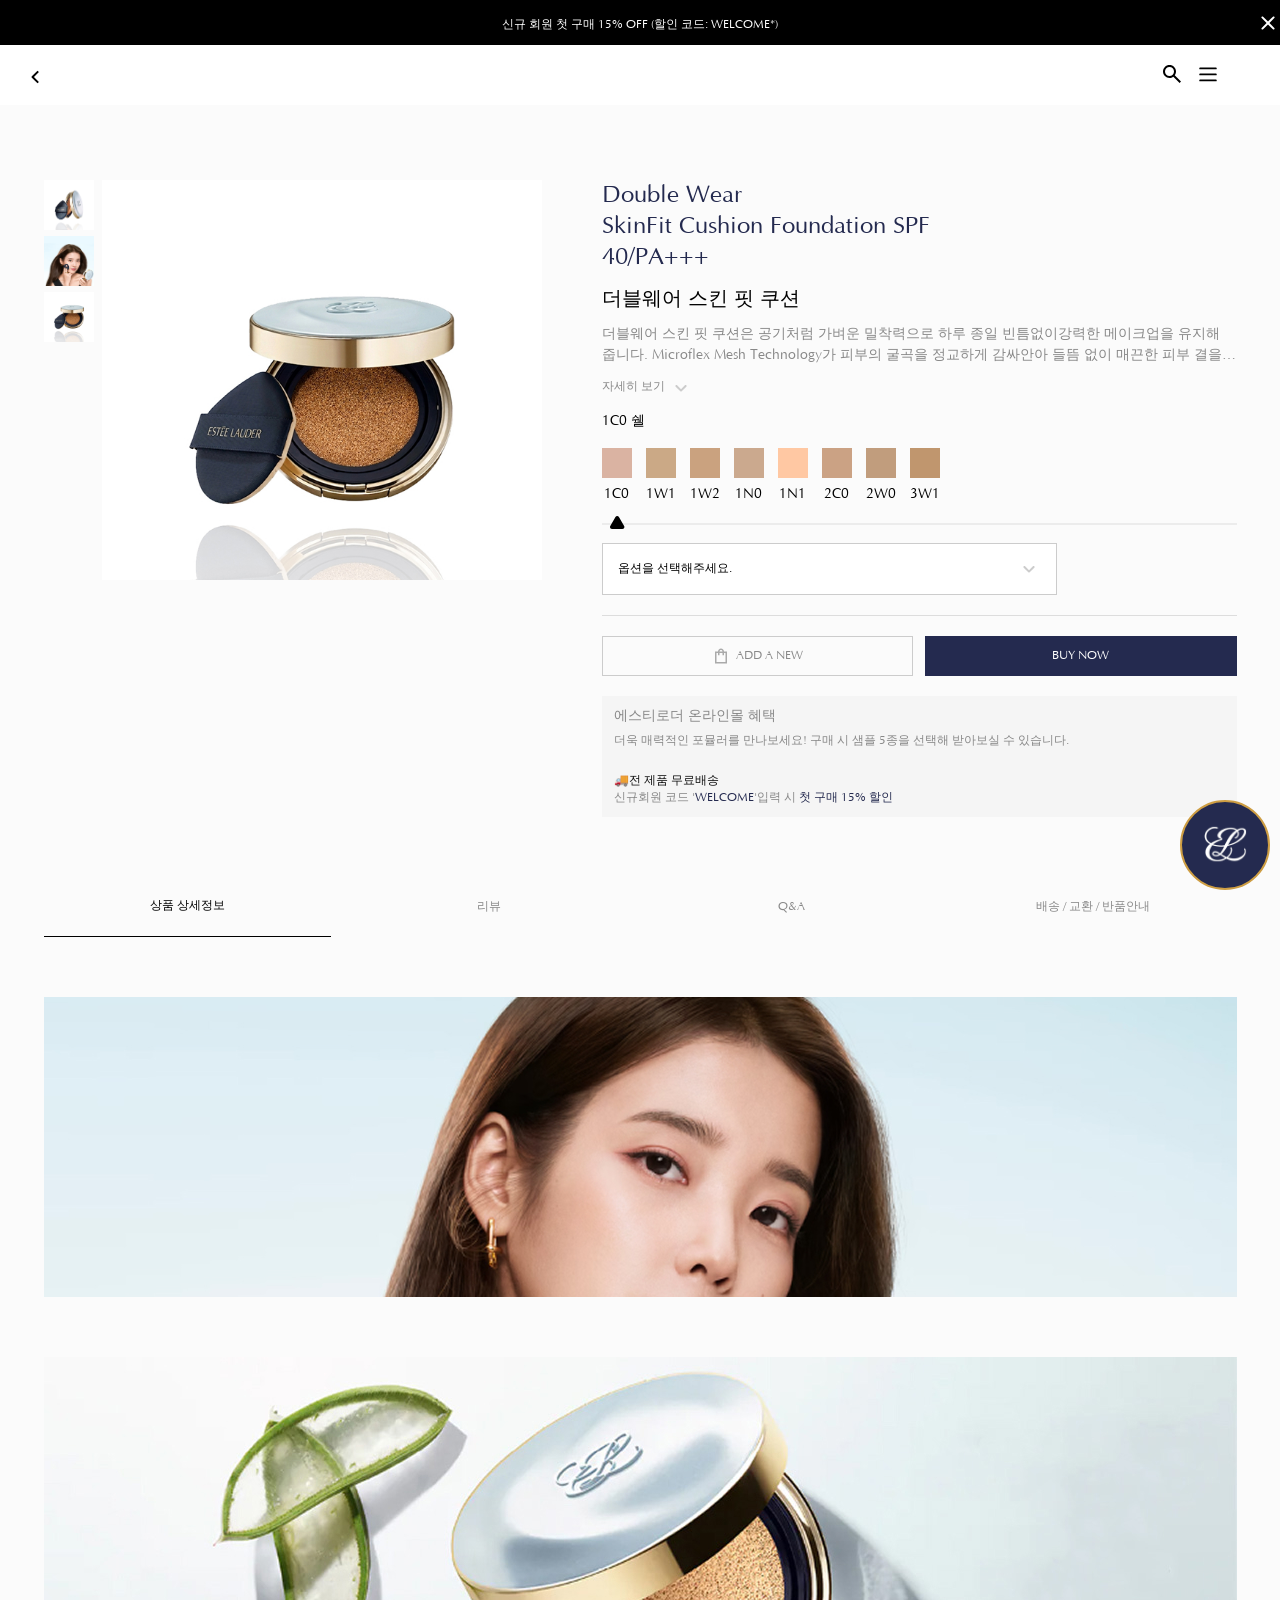
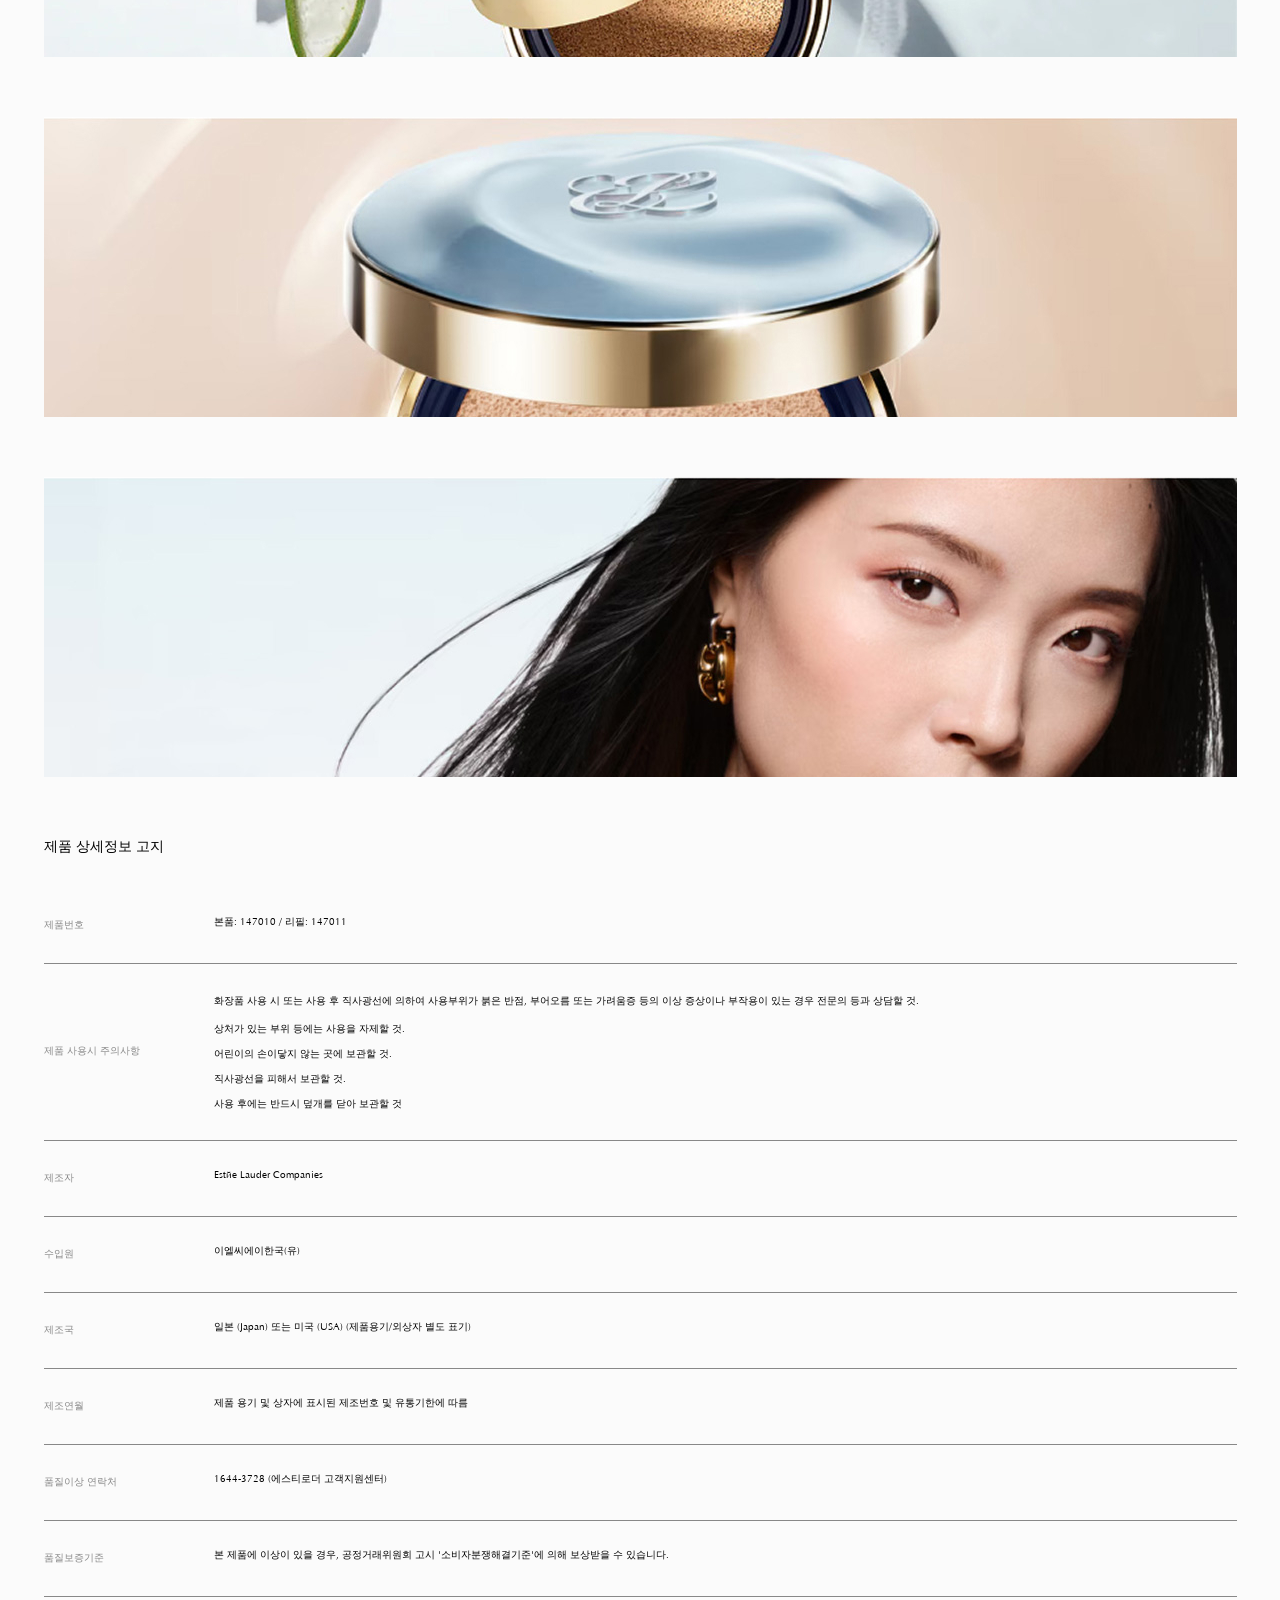
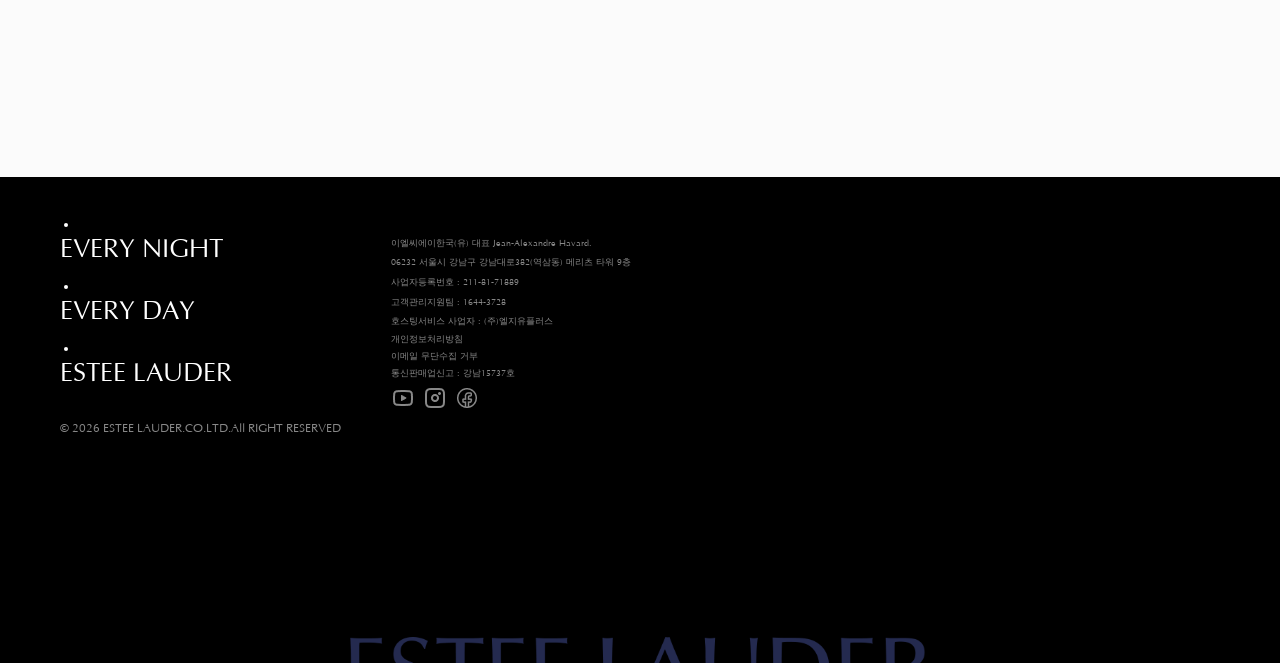
<file: product_page.html>
<!DOCTYPE html>
<html lang="ko">
<head>
    <meta charset="UTF-8">
    <meta name="viewport" content="width=device-width, initial-scale=1.0">
    <link rel="shortcut icon" href="./images/favi_esteelauer.jpg" type="image/x-icon">
    <link rel="stylesheet" href="./styles/reset.css">
    <link rel="stylesheet" href="./styles/var.css">
    <link rel="stylesheet" href="./styles/product_page.css">
    <link rel="stylesheet" href="./styles/reponsive_sub.css">
    <title>더블웨어 스킨 핏 쿠션 | 에스티로더 코리아</title>
    <script src="./script/product_page.js" defer></script>
</head>
<body>
    <div class="dimmed"></div>
    <div class="cta_btn">
        <button type="button" id="cta_non_active"><img src="./images/cta_logo.png" alt="메뉴펼치기"></button>
        <div class="cta_active">
            <button type="button" id="cta_close"><img src="./images/close_icon.svg" alt=""></button>
            <button type="button" id="search_shop">매장찾기<img src="./images/search_icon.svg" alt=""></button>
            <button type="button" id="customer">고객센터<img src="./images/customercenter_icon.svg" alt=""></button>
        </div>
    </div>
    <div class="every_wrap">
        <div class="banner"> <!-- 띠배너 -->
            <div class="content">
                <a href="#" class="new_user">신규 회원 첫 구매 15% OFF (할인 코드: WELCOME*)</a>
                <button type="button" id="close"><img src="./images/close_icon.svg" alt="닫기"></button>
            </div>
        </div>
        <header> <!-- 내비게이션 -->
            <h1><a href="index.html" class="logo"><img src="./images/estee_typo_logo.png" alt=""></a></h1><!-- 로고 -->
            <p class="mobile_prev"><a href="index_html" class="mobile_back"><img src="./images/back_arrow_icon.svg" alt=""></a></p> <!-- 모바일 뒤로가기 -->
            <nav><!-- 내비게이션 -->
                <ul class="menu"><!-- 메뉴 -->
                    <li><a href="#" class="best">BEST</a></li>
                    <li>
                        <a href="#" class="skin">SKIN</a>
                        <div class="hover_menu_wrap_skin">
                            <div class="hover_menu_group">
                                <ul class="skin_hover">
                                    <li>
                                        <a href="#" class="menu_title">지친 내 피부에 필요한</a>
                                        <ul class="lips_menu">
                                            <li><a href="#">클렌저 / 토너</a></li>
                                            <li><a href="#">세럼 / 에센스</a></li>
                                            <li><a href="#">로션 / 크림</a></li>
                                            <li><a href="#">아이 케어</a></li>
                                            <li><a href="#">스페셜 케어 / 마스크</a></li>
                                            <li><a href="#">선 케어</a></li>
                                        </ul>
                                    </li>
                                    <li>
                                        <a href="#" class="menu_title">내 피부의 고민해결법</a>
                                        <ul class="eyes_menu">
                                            <li><a href="#">리페어</a></li>
                                            <li><a href="#">브라이트닝</a></li>
                                            <li><a href="#">주름완화</a></li>
                                            <li><a href="#">탄력 / 리프팅</a></li>
                                            <li><a href="#">피부결 / 모공</a></li>
                                            <li><a href="#">다크 서클</a></li>
                                        </ul>
                                    </li>
                                    <li>
                                        <a href="#" class="menu_title">COLLECTION</a>
                                        <ul class="face_menu">
                                            <li><a href="#">갈색병 리페어</a></li>
                                            <li><a href="#">마이크로 에센스</a></li>
                                            <li><a href="#">수프림</a></li>
                                            <li><a href="#">퍼펙셔니스트</a></li>
                                            <li><a href="#">뉴트리셔스</a></li>
                                        </ul>
                                    </li>
                                </ul>
                                <div class="menu_img">
                                    <img src="./images/mobile_menu_image2.jpg" alt="">
                                </div>
                            </div>
                        </div>
                    </li>
                    <li>
                        <a href="#" class="makeup">MAKE UP</a>
                        <div class="hover_menu_wrap_makeup">
                            <div class="hover_menu_group">
                                <ul class="makeup_hover">
                                    <li>
                                        <a href="#" class="menu_title">입술위에 더해지는 특별한 컬러</a>
                                        <ul class="lips_menu">
                                            <li><a href="#">립스틱</a></li>
                                            <li><a href="#">리퀴드 립</a></li>
                                            <li><a href="#">립 글로스</a></li>
                                            <li><a href="#">립 케어</a></li>
                                        </ul>
                                    </li>
                                    <li>
                                        <a href="#" class="menu_title">눈가에 또렷하게 새겨지는 품격</a>
                                        <ul class="eyes_menu">
                                            <li><a href="#">아이섀도우</a></li>
                                            <li><a href="#">아이브로우</a></li>
                                            <li><a href="#">아이라이너</a></li>
                                            <li><a href="#">마스카라</a></li>
                                        </ul>
                                    </li>
                                    <li>
                                        <a href="#" class="menu_title">하루종일 화사하게 빛나는</a>
                                        <ul class="face_menu">
                                            <li><a href="#">파운데이션</a></li>
                                            <li><a href="#">컨실러</a></li>
                                            <li><a href="#">파우더</a></li>
                                            <li><a href="#">프라이머</a></li>
                                            <li><a href="#">블러쉬</a></li>
                                        </ul>
                                    </li>
                                    <li>
                                        <a href="#" class="menu_title">COLLECTION</a>
                                        <ul class="collection_menu">
                                            <li><a href="#">퓨어 컬러</a></li>
                                            <li><a href="#">더블 웨어</a></li>
                                            <li><a href="#">퓨처리스트</a></li>
                                            <li><a href="#">섬 츄어스</a></li>
                                        </ul>
                                    </li>
                                </ul>
                                <div class="menu_img">
                                    <img src="./images/menu_makeup.jpg" alt="">
                                </div>
                            </div>
                        </div>
                    </li>
                    <li><a href="#" class="perfume">PERFUME</a></li>
                    <li><a href="#" class="renutriv">RE-NUTRIV</a></li>
                    <li><a href="#" class="setandgift">SET & GIFT</a></li>
                    <li><a href="#" class="brand">BRAND</a></li>
                </ul>
            </nav>
            <div class="user_func"><!-- 유저기능 -->
                <a href="#" class="user_info"><img src="./images/user_icon.svg" alt="마이페이지"></a>
                <a href="#" class="search"><img src="./images/search_icon.svg" alt="검색하기"></a>
                <a href="#" class="cart"><img src="./images/cart_icon.svg" alt="장바구니"></a>
                <button type="button" id="mobile_menu_btn"><img src="./images/hamburger_icon.svg" alt=""></button>
            </div>
            <ul class="mobile_nav">
                <li class="top">
                    <h2><img src="./images/mobile_menu_logo.png" alt=""></h2>
                    <div class="icon">
                        <a href="#"><img src="./images/mobile_menu_user.svg" alt="마이페이지"></a>
                        <a href="#"><img src="./images/mobile_menu_cart.svg" alt="장바구니"></a>
                        <a href="#"><img src="./images/mobile_menu_close.svg" alt="닫기"></a>
                    </div>
                </li>
                <li><button type="button" id="mobile_best_btn">BEST</button></li>
                <li>
                    <button type="button" id="mobile_skin_btn">SKIN <span><img src="./images/arrow_icon.svg" alt=""></span></button>
                    <ul class="category">
                        <li class="subtitle">카테고리</li>
                        <li><a href="#">클렌저 / 토너</a></li>
                        <li><a href="#">세럼 / 에센스</a></li>
                        <li><a href="#">로션 / 크림</a></li>
                        <li><a href="#">아이 케어</a></li>
                        <li><a href="#">스페셜 케어 / 마스크</a></li>
                        <li><a href="#">선 케어</a></li>
                    </ul>
                    <ul class="menu1">
                        <li class="subtitle">피부고민별</li>
                        <li><a href="#">리페어</a></li>
                        <li><a href="#">브라이트닝</a></li>
                        <li><a href="#">주름완화</a></li>
                        <li><a href="#">탄력 / 리프팅</a></li>
                        <li><a href="#">피부결 / 모공</a></li>
                        <li><a href="#">다크서클</a></li>
                    </ul>
                    <ul class="menu2">
                        <li class="subtitle">COLLECTION</li>
                        <li><a href="#">갈색병 리페어</a></li>
                        <li><a href="#">마이크로 에센스</a></li>
                        <li><a href="#">수프림</a></li>
                        <li><a href="#">퍼펙셔니스트</a></li>
                        <li><a href="#">뉴트리셔스</a></li>
                    </ul>
                </li>
                <li>
                    <button type="button" id="mobile_makeup_btn">MAKE UP<span><img src="./images/arrow_icon.svg" alt=""></span></button>
                    <ul class="category">
                        <li class="subtitle">입술위에 더해지는 특별한 컬러</li>
                        <li><a href="#">립스틱</a></li>
                        <li><a href="#">리퀴드 립</a></li>
                        <li><a href="#">립 글로스</a></li>
                        <li><a href="#">립케어</a></li>
                    </ul>
                    <ul class="menu1">
                        <li class="subtitle">눈가에 또렷하게 새겨지는 품격</li>
                        <li><a href="#">아이섀도우</a></li>
                        <li><a href="#">아이브로우</a></li>
                        <li><a href="#">아이라이너</a></li>
                        <li><a href="#">마스카라</a></li>
                    </ul>
                    <ul class="menu2">
                        <li class="subtitle">하루종일 화사하게 빛나는</li>
                        <li><a href="#">파운데이션</a></li>
                        <li><a href="#">컨실러</a></li>
                        <li><a href="#">파우더</a></li>
                        <li><a href="#">블러쉬</a></li>
                    </ul>
                    <ul class="menu3">
                        <li class="subtitle">COLLECTION</li>
                        <li><a href="#">퓨어 컬러</a></li>
                        <li><a href="#">더블 웨어</a></li>
                        <li><a href="#">퓨처리스트</a></li>
                        <li><a href="#">섬 츄어스</a></li>
                    </ul>
                </li>
                <li>
                    <button type="button" id="mobile_renutriv_btn">RE-NUTRIV<span><img src="./images/arrow_icon.svg" alt=""></span></button>
                    <ul class="category">
                        <li class="subtitle">라인별</li>
                        <li><a href="#">다이아몬드</a></li>
                        <li><a href="#">얼티미트 리프트 리제너레이팅 유스</a></li>
                        <li><a href="#">클래식 리 뉴트리브</a></li>
                    </ul>
                    <ul class="menu1">
                        <li class="subtitle">스킨케어</li>
                        <li><a href="#">클렌저 / 토너</a></li>
                        <li><a href="#">에센스 / 세럼</a></li>
                        <li><a href="#">에멀전 / 로션</a></li>
                        <li><a href="#">크림</a></li>
                        <li><a href="#">아이 케어</a></li>
                        <li><a href="#">스페셜 케어</a></li>
                    </ul>
                    <ul class="menu2">
                        <li class="subtitle">메이크업</li>
                        <li><a href="#">파운데이션</a></li>
                        <li><a href="#">파우더</a></li>
                        <li><a href="#">쿠션</a></li>
                    </ul>
                </li>
                <li><button type="button" id="mobile_perfume_btn">PERFUME</button></li>
                <li><button type="button" id="mobile_setgift_btn">SET & GIFT</button></li>
                <li><button type="button" id="mobile_brand_btn">BRAND</button></li>
                <li><img src="./images/mobile_menu_image1.jpg" alt=""></li>
                </ul>
            </ul>
        </header>
        <div class="product_details">
            <div class="product_area">
                <div class="thumnail">
                    <div class="small_thum">
                        <p class="sm_1"><img src="./images/product_small_thum1.jpg" alt=""></p>
                        <p class="sm_2"><img src="./images/product_small_thum2.jpg" alt=""></p>
                        <p class="sm_3"><img src="./images/product_small_thum3.jpg" alt=""></p>
                    </div>
                    <div class="big_thum"></div>
                </div>
                <div class="product_info">
                    <div class="top">
                        <h1 class="eng_title">Double Wear<br>SkinFit Cushion Foundation SPF<br>40/PA+++</h1>
                        <h1 class="kor_title">더블웨어 스킨 핏 쿠션</h1>
                        <p class="info">더블웨어 스킨 핏 쿠션은 공기처럼 가벼운 밀착력으로 하루 종일 빈틈없이강력한 메이크업을 유지해 줍니다. Microflex Mesh Technology가 피부의 굴곡을 정교하게 감싸안아 들뜸 없이 매끈한 피부 결을 연출해 줍니다. 엑토인, 나이아신마이드, 시카가 담긴 80% 스킨케어 포뮬라로 바르는 순간 장기적인 스킨케어 효과를 선사하며, 필요한 수분은 채우고 과한 유분은 조절해 피부 밸런스를 맞춰 무너짐 없이 하루 종일 완벽한 메이크업을 유지합니다.소프트 매트 피니시로 모공과 잡티를 얇게 커버하며, 4중 레이어와 미세한 구멍의 퍼프가 섬세하게 커버력을 쌓아 올려 줍니다. 리필 가능한 초슬림 컴팩트로 언제 어디서나 간편하게 수정 메이크업이 가능하며, SPF 40/PA+++ 자외선 차단 효과를 선사합니다.</p>
                        <button type="button" id="more_summary">자세히 보기<img src="./images/select_arrow_icon.svg" alt=""></button>
                    </div>
                    <form action="#" method="get" id="color_select_form">
                        <div class="middle">
                            <p class="option_info">1C0 쉘</p>
                            <ul class="color_chip">
                                <li data-value="1C0쉘">
                                    <span class="product_1c0"></span>
                                    <span class="color_name">1C0</span>
                                </li>
                                <li data-value="1W1본">
                                    <span class="product_1w1"></span>
                                    <span class="color_name">1W1</span>
                                </li>
                                <li data-value="1W2샌드">
                                    <span class="product_1w2"></span>
                                    <span class="color_name">1W2</span>
                                </li>
                                <li data-value="1N0포슬린">
                                    <span class="product_1n0"></span>
                                    <span class="color_name">1N0</span>
                                </li>
                                <li data-value="1N1아이보리누드">
                                    <span class="product_1n1"></span>
                                    <span class="color_name">1N1</span>
                                </li>
                                <li data-value="2C0쿨바닐라">
                                    <span class="product_2c0"></span>
                                    <span class="color_name">2C0</span>
                                </li>
                                <li data-value="2W0웜바닐라">
                                    <span class="product_2w0"></span>
                                    <span class="color_name">2W0</span>
                                </li>
                                <li data-value="3W1토니">
                                    <span class="product_3w1"></span>
                                    <span class="color_name">3W1</span>
                                </li>
                            </ul>
                            <div class="color_picker">
                                <img src="./images/color_picker_icon.svg" alt="">
                            </div>
                            <div class="color_select">
                                <button type="button" id="color_select_btn">
                                    <!-- <span class="color_chip"></span> -->
                                    <span class="select_name">옵션을 선택해주세요.</span>
                                    <span class="more"><img src="./images/select_arrow_icon.svg" alt=""></span>
                                </button>
                                <ul class="select_list">
                                    <li data-value="1c0쉘">
                                        <span class="color_chip product_1c0"></span>
                                        <span>1C0 쉘</span>
                                    </li>
                                    <li data-value="1w1본">
                                        <span class="color_chip product_1w1"></span>
                                        <span>1W1 본</span>
                                    </li>
                                    <li data-value="1w2샌드">
                                        <span class="color_chip product_1w2"></span>
                                        <span>1W2 샌드</span>
                                    </li>
                                    <li data-value="1n0포슬린">
                                        <span class="color_chip product_1n0"></span>
                                        <span>1N0 포슬린</span>
                                    </li>
                                    <li data-value="1n1아이보리누드">
                                        <span class="color_chip product_1n1"></span>
                                        <span>1N1 아이보리 누드</span>
                                    </li>
                                    <li data-value="2c0쿨바닐라">
                                        <span class="color_chip product_2c0"></span>
                                        <span>2C0 쿨바닐라</span>
                                    </li>
                                    <li data-value="2w0웜바닐라">
                                        <span class="color_chip product_2w0"></span>
                                        <span>2W0 웜바닐라</span>
                                    </li>
                                    <li data-value="3w1토니">
                                        <span class="color_chip product_3w1"></span>
                                        <span>3W1 토니</span>
                                    </li>
                                </ul>
                            </div>
                            <div class="option_result">
                                <div class="top">
                                    <p class="option_name">1N1 쉘</p>
                                    <button type="button" id="option_result_close"><img src="./images/option_close_icon.svg" alt=""></button>
                                </div>
                                <div class="bottom">
                                    <div class="option_control">
                                        <button type="button" id="option_minus"><img src="./images/option_minus.svg" alt=""></button>
                                        <span id="option_number">1</span>
                                        <button type="button" id="option_plus"><img src="./images/option_plus.svg" alt=""></button>
                                    </div>
                                    <p class="final_price">KRW 90,000</p>
                                </div>
                            </div>
                            <div class="line"></div>
                        </div>
                        <div class="bottom">
                            <div class="customer_btn_group">
                                <button type="button" id="add_a_new_btn"><img src="./images/option_cart_icon.svg" alt="">ADD A NEW</button>
                                <button type="button" id="buy_btn">BUY NOW</button>
                            </div>
                            <div class="delivery_info">
                                <h3>에스티로더 온라인몰 혜택</h3>
                                <p class="first">더욱 매력적인 포뮬러를 만나보세요! 구매 시 샘플 5종을 선택해 받아보실 수 있습니다.</p>
                                <p class="second">🚚전 제품 무료배송</p>
                                <p class="third">신규회원 코드 '<em>WELCOME</em>'입력 시 <em>첫 구매 15% 할인</em></p>
                            </div>
                        </div>
                    </form>
                </div>
            </div>
            <div class="product_info_area">
                <div class= "info_btn">
                    <button type="button" id="product_details_btn" class="active">상품 상세정보</button>
                    <button type="button" id="review_btn">리뷰</button>
                    <button type="button" id="qna_btn">Q&A</button>
                    <button type="button" id="etc_btn">배송 / 교환 / 반품안내</button>
                </div>
                <div class="product_details_wrap">
                    <div class="product_image_wrap">
                        <div class="product_image1"></div>
                        <div class="product_image2"></div>
                        <div class="product_image3"></div>
                        <div class="product_image4"></div>
                    </div>
                    <div class="product_warning_wrap">
                        <h2>제품 상세정보 고지</h2>
                        <dl class="product_warning_info">
                            <dt>제품번호</dt>
                            <dd>본품: 147010 / 리필: 147011</dd>
                            <dt>제품 사용시 주의사항</dt>
                            <dd>
                                <p>화장품 사용 시 또는 사용 후 직사광선에 의하여 사용부위가 붉은 반점, 부어오름 또는 가려움증 등의 이상 증상이나 부작용이 있는 경우 전문의 등과 상담할 것.</p>
                                <p>상처가 있는 부위 등에는 사용을 자제할 것.</p>
                                <p>어린이의 손이닿지 않는 곳에 보관할 것.</p>
                                <p>직사광선을 피해서 보관할 것.</p>
                                <p>사용 후에는 반드시 덮개를 닫아 보관할 것 </p>
                            </dd>
                            <dt>제조자</dt>
                            <dd>Estée Lauder Companies</dd>
                            <dt>수입원</dt>
                            <dd>이엘씨에이한국(유)</dd>
                            <dt>제조국</dt>
                            <dd>일본 (Japan) 또는 미국 (USA) (제품용기/외상자 별도 표기)</dd>
                            <dt>제조연월</dt>
                            <dd>제품 용기 및 상자에 표시된 제조번호 및 유통기한에 따름</dd>
                            <dt>품질이상 연락처</dt>
                            <dd>1644-3728 (에스티로더 고객지원센터)</dd>
                            <dt>품질보증기준</dt>
                            <dd>본 제품에 이상이 있을 경우, 공정거래위원회 고시 '소비자분쟁해결기준'에 의해 보상받을 수 있습니다.</dd>
                        </dl>
                    </div>
                </div>
            </div>
        </div>
    </div>
    <footer>
            <div class="left">
                <div class="slogan">
                    <p class="first">EVERY NIGHT</p>
                    <p class="second">EVERY DAY</p>
                    <p class="third">ESTEE LAUDER</p>
                    <p class="copyright">© 2026 ESTEE LAUDER.CO.LTD.All RIGHT RESERVED</p>
                </div>
            </div>
            <address>
                <div class="left">
                    <p>이엘씨에이한국(유) 대표 Jean-Alexandre Havard.</p>
                    <p>06232 서울시 강남구 강남대로382(역삼동) 메리츠 타워 9층</p>
                    <p>사업자등록번호 : 211-81-71889</p>
                    <p>고객관리지원팀 : 1644-3728</p>
                    <p>호스팅서비스 사업자 : (주)엘지유플러스</p>
                </div>
                <div class="right">
                    <a href="#">개인정보처리방침</a>
                    <a href="#">이메일 무단수집 거부</a>
                    <p>통신판매업신고 : 강남15737호</p>
                    <div class="sns">
                        <a href="#"><img src="./images/youtube_icon.png" alt=""></a>
                        <a href="#"><img src="./images/insta_icon.png" alt=""></a>
                        <a href="#"><img src="./images/facebook_icon.png" alt=""></a>
                    </div>
                </div>
            </address>
            <p class="biglogo"><img src="./images/biglogo.png" alt=""></p>
    </footer>
</body>
</html>
</file>
<file: styles/var.css>
/* var.css */
:root {
    /* font weight */
    --font-weight-200:200;
    --font-weight-300:300;
    --font-weight-400:400;
    --font-weight-500:500;
    --font-weight-600:600;
    --font-weight-700:700;
    /* fonts */
    --optima-fonts:'Optima',serif;
    --optima-m-fonts:'Optima-m',serif;
    --pc-pretendard-fonts:'pretendard',san-serif;

    /* font size pc */
    /* 대형사이즈 */
    --pc-font-display-48:3rem;
    --pc-font-title-32:2rem;
    --pc-font-title-26:1.625rem;
    --pc-font-title-24:1.5rem;
    --pc-font-title-22:1.375rem;
    --pc-font-title-20:1.25rem;

    --mobile-font-display-24:1.5rem;
    --mobile-font-title-16:1rem;
    --mobile-font-body-14:0.875rem;
    --mobile-font-body-12:0.75rem;
    --mobile-font-caption-10:0.625rem;
    --mobile-font-caption-9:0.563rem;
    --mobile-font-caption-6:0.375rem;

    /* 내용사이즈 */
    --pc-font-body-18:1.125rem;
    --pc-font-body-16:1rem;
    --pc-font-body-14:0.875rem;
    --pc-font-body-12:0.75rem;
    --pc-font-micro-10:0.625rem;

    /* 행간, 자간 */
    --estee-line-height-150:1.5;
    --estee-letter-spacing-2:-0.02rem;

    /* 색상 */
    --estee-black:#000;
    --estee-white:#fff;
    --estee-gray:#888;
    --estee-primary:#242A4F;
    --estee-light-gray:#bbb;

    /* z-index */
    --z-index-100:100;
    --z-index-200:200;
    --z-index-300:300;
    --z-index-400:400;
    --z-index-500:500;

}
/* 에스티로더 컬러칩 */
.sand{background-color:#CAA27F;}
.coolvanila{background-color:#CBA284;}
.warmvanila{background-color:#C19D7D}
.born{background-color:#FFC8A3;}
.poslin{background-color:#C0966E;}

.cheerypunch{background-color:#F4364C;}
.freshberry{background-color:#971B2F;}
.sweetpig{background-color:#D25B73;}
.papayacrush{background-color:#DC582A;}
.melonkiss{background-color:#E73C3E;}

.desertbeige{background-color:#D7B18D;}
.warmcream{background-color:#D5AA80;}
.warmposlin{background-color:#E2C09B;}
.warmvanila_poun {background-color:#DCB999;}
.poslin_poun {background-color:#DFC5AA;}

.product_1c0 {background-color:#DAB3A2;}
.product_1w1 {background-color:#CBA986;}
.product_1w2 {background-color:#CAA27F;}
.product_1n0 {background-color:#CBA98E;}
.product_1n1 {background-color:#FFC8A3;}
.product_2c0 {background-color:#CBA284;}
.product_2w0 {background-color:#C19D7D;}
.product_3w1 {background-color:#C0966E;}
</file>
<file: styles/product_page.css>
/* product_page.css */
body{background-color:#FBFBFB; box-sizing:border-box;}
.dimmed {
    width:100%; height:100dvh; position:fixed; left:0; top:0;
    background:rgba(0,0,0,0.5); display:none; z-index:500;
}
.cta_btn {
    position:fixed; bottom:10px; right:10px; z-index:var(--z-index-400);
}
.cta_btn > #cta_non_active {
    font-family:var(--optima-m-fonts); font-size:var(--pc-font-micro-10);
    width:90px; height:90px; border-radius:100%;
    background-color:var(--estee-primary); color:var(--estee-white);
    border:2px solid #CD9D43; font-weight:100; overflow:hidden;
}
.cta_btn > #cta_non_active > img {
    width:50%; height:50%; text-align:center;
}
.cta_btn > .cta_active {
    display:none; flex-flow:column-reverse nowrap; 
    box-shadow:5px 0 10px rgba(0,0,0,0.5); border-radius:80px;
}
.cta_btn > .cta_active > #cta_close {
    width:90px; height:90px; background-color:var(--estee-primary);
    border-bottom-left-radius: 80px;
    border-bottom-right-radius: 80px;
}
.cta_btn > .cta_active > #cta_close > img {}


.cta_btn > .cta_active > #search_shop {
    display:flex; flex-flow:column-reverse nowrap; align-items:center; justify-content: center;
    font-size:var(--pc-font-body-14); color:var(--estee-white); width:90px; height:90px; gap:10px;
    background-color:var(--estee-primary);
}
.cta_btn > .cta_active > #search_shop > img {}



.cta_btn > .cta_active > #customer {
    display:flex; flex-flow:column-reverse nowrap; width:90px; height:90px;
    justify-content: center;
    font-size:var(--pc-font-body-14); color:var(--estee-white); align-items:center; gap:10px;
    background-color:var(--estee-primary);
    border-top-left-radius: 80px;
    border-top-right-radius: 80px;
}
.cta_btn > .cta_active > #customer > img{width:14px; height:14px;}

/* 띠배너 */
.every_wrap {width:100%; position:relative;}
.every_wrap .banner {
    width:100%; background-color:var(--estee-black); height:45px; display:flex; align-items: center;
    position:absolute; z-index:var(--z-index-500);
    left:0; top:0;
}
.every_wrap .banner .content {
    width:100%; text-align:center; position:relative; margin:0 auto;
}
.every_wrap .banner .content .new_user {color:var(--estee-white); font-size:var(--pc-font-body-12);}
.every_wrap .banner .content #close {width:24px; height:24px; position:absolute; top:-4px; right:0px;}
.every_wrap .banner .content #close img {width:100%; height:100%;}
/* ------------------------띠배너 종료 */

/* 헤더 시작 */

.every_wrap header {
    width:100%; height:60px;
    display:flex; align-items:center; padding:0 120px;
    justify-content: space-between; position:absolute; z-index:500;
    top:45px; background-color:var(--estee-white);
}
.every_wrap header .user_func {
    display:flex; gap:12px;
}
.every_wrap header .user_func #mobile_menu_btn {display:none ;width:24px; height:24px;}
.every_wrap header .user_func #mobile_menu_btn img {width:100%;}

.every_wrap header p > .mobile_back {width:12px; height:24px; display:none;}

/* 메뉴 호버 시 변경되는 구간 */
/* 1. 메뉴 호버 시 백그라운드 */
.every_wrap header.active::after{
    display:block;
    content:''; position:absolute; left:0; top:0px;
    width:100%; height:100vh; background:linear-gradient(180deg, #fff 55%, transparent);
    z-index:-1;
}
.every_wrap header.active .user_func {}
/* 2. 메뉴 호버 시 메뉴 글자 색상,굵기 변경 */
.every_wrap header.active > nav > .menu > li > a {
    color:var(--estee-black); 
}
.every_wrap header > nav > .menu > li.active > a {
    color:var(--estee-primary); font-weight:var(--font-weight-600);
}
/* 3. 메뉴 호버 시 로고, 아이콘 색상 반전   */
.every_wrap header.active h1 > a > img {}
.every_wrap header .user_func > a > img {filter:invert(1);}

/* 메뉴 호버 시 변경되는 구간 종료 */


.every_wrap header h1 {}
.every_wrap header h1 a {width:150px; height:60px; display:block;}
.every_wrap header h1 a img {width:100%; height:100%;filter:invert(1);}

/* 로고 종료 */
/* 내비게이션 부분 */
.every_wrap header nav {}
.every_wrap header nav .menu {
    display:flex; justify-content: center; align-items:center;
}
.every_wrap header nav .menu > li {
    width:150px; line-height:60px; text-align:center;
}
.every_wrap header nav .menu > li > a {color:var(--estee-black);}
.every_wrap header nav .menu > li .hover_menu_wrap_makeup,
.every_wrap header nav .menu > li .hover_menu_wrap_skin {
    width:100%; position:absolute; left:0; top:40px;
    display:none; padding:50px; background-color:#fff;
}
.every_wrap header nav .menu > li .hover_menu_wrap_makeup::after{}
.every_wrap header nav .menu > li .hover_menu_wrap_makeup .hover_menu_group,
.every_wrap header nav .menu > li .hover_menu_wrap_skin .hover_menu_group {
    background-color:#fff;
    display:flex; padding:0 60px; width:max-content; margin:0 auto; gap:120px;
}
.every_wrap header nav .menu > li .hover_menu_wrap_makeup .hover_menu_group .makeup_hover,
.every_wrap header nav .menu > li .hover_menu_wrap_skin .hover_menu_group .skin_hover {
    display:flex; margin:0 auto; gap:120px; z-index:var(--z-index-200);
    position:relative;
}
.every_wrap header nav .menu > li .hover_menu_wrap_makeup .hover_menu_group .makeup_hover > li,
.every_wrap header nav .menu > li .hover_menu_wrap_skin .hover_menu_group .skin_hover > li {
    width:max-content; display:flex; flex-flow:column nowrap; gap:13px;
    text-align:left;
}
.every_wrap header nav .menu li > .hover_menu_wrap_makeup .hover_menu_group .makeup_hover > li .menu_title,
.every_wrap header nav .menu li > .hover_menu_wrap_skin .hover_menu_group .skin_hover > li .menu_title {
    font-size:var(--pc-font-body-16);
    font-weight:var(--font-weight-500); color:var(--estee-black);
}
.every_wrap header nav .menu li > .hover_menu_wrap_makeup .hover_menu_group .makeup_hover > li > ul[class*="_menu"],
.every_wrap header nav .menu li > .hover_menu_wrap_skin .hover_menu_group .skin_hover > li > ul[class*="_menu"] {
    display:flex; flex-flow:column nowrap; gap:15px;
}
.every_wrap header nav .menu li > .hover_menu_wrap_makeup .hover_menu_group .makeup_hover > li > ul[class*="_menu"] a,
.every_wrap header nav .menu li > .hover_menu_wrap_skin .hover_menu_group .skin_hover > li > ul[class*="_menu"] a {
    color:var(--estee-gray); font-size:var(--font-weight-400); 
}
.every_wrap header nav .menu li .hover_menu_wrap_makeup .hover_menu_group .menu_img,
.every_wrap header nav .menu li .hover_menu_wrap_skin .hover_menu_group .menu_img {
    position:relative; z-index: var(--z-index-200); width:350px; height:250px;
}
.every_wrap header nav .menu li .hover_menu_wrap_makeup .hover_menu_group .menu_img img,
.every_wrap header nav .menu li .hover_menu_wrap_skin .hover_menu_group .menu_img img {
    width:100%; height:100%;
}
.every_wrap header .mobile_nav {
    background-color:var(--estee-white);
    width:75%; max-width:360px; height:100dvh; position:fixed; right:0; top:0;
    padding:60px 0; border-top-left-radius: 50px; border-bottom-left-radius: 50px;
    display:flex; flex-flow:column nowrap;
    overflow-y:auto; transform:translateX(100%); /* transition:transform 0.3s ease; */
}
.every_wrap header .mobile_nav.active {transform:translateX(0);}
/* 모바일 메뉴 클릭 시 화살표 회전 */
.every_wrap header .mobile_nav li #mobile_skin_btn span.active img {transform:rotate(180deg);}
.every_wrap header .mobile_nav li #mobile_makeup_btn span.active img {transform:rotate(180deg);}
.every_wrap header .mobile_nav li #mobile_renutriv_btn span.active img {transform:rotate(180deg);}
.every_wrap header .mobile_nav li #mobile_skin_btn span img {transition:transform 0.5s ease;}
.every_wrap header .mobile_nav li #mobile_makeup_btn span img {transition:transform 0.5s ease;}
.every_wrap header .mobile_nav li #mobile_renutriv_btn span img {transition:transform 0.5s ease;}
.every_wrap header .mobile_nav > .top {
    display:flex; gap:91px; padding:20px 15px;
    border-bottom:1px solid #ddd; margin-bottom:15px;
}
.every_wrap header .mobile_nav > .top h2 {}
.every_wrap header .mobile_nav > .top h2 img {}
.every_wrap header .mobile_nav > .top h2 img {}
.every_wrap header .mobile_nav > .top .icon {
    display:flex; flex-flow:row nowrap; gap:8px;
}
.every_wrap header .mobile_nav > .top .icon a {
    display:block; width:22px; height:22px;
}
.every_wrap header .mobile_nav > .top .icon a img{width:100%;}
/* 상단부분 종료 */
.every_wrap header .mobile_nav > li {
    padding:15px 15px;
}
.every_wrap header .mobile_nav li button {
    font-size:var(--pc-font-body-16); font-weight:var(--font-weight-600); margin-bottom:15px;
    width:100%; text-align:left; display:flex; flex-flow:row nowrap; justify-content: space-between; align-items:center;
}
.every_wrap header .mobile_nav li button span {}
.every_wrap header .mobile_nav li button span img {}
.every_wrap header .mobile_nav li > ul {
    display:none; flex-flow:column nowrap; gap:17px;
    margin-bottom:15px;
}
.every_wrap header .mobile_nav li > ul > .subtitle {
    font-size:var(--pc-font-body-14); font-weight:var(--font-weight-400); padding:12px 0;
    border-bottom:1px solid #000;
}
.every_wrap header .mobile_nav li > ul > li {
    padding:0 17px;
}
.every_wrap header .mobile_nav li > ul > li > a {
    font-size:var(--pc-font-body-12); color:var(--estee-gray);
}
.every_wrap header .mobile_nav li > ul > li > img{}




footer * {color:#fff;}
footer {
    background-color:var(--estee-black); display:flex; flex-flow:row nowrap; height:486px; gap:471px;
    position:relative; padding:60px 120px; overflow:hidden;
}
footer > .left {height:max-content;}
footer > .left > .slogan {
    display:flex; flex-flow:column nowrap; gap:36px;  position:relative;
}


footer > .left > .slogan > .first,
footer > .left > .slogan > .second,
footer > .left > .slogan > .third {
    font-family:var(--optima-fonts); font-size:var(--pc-font-title-32);
}





footer > .left > .slogan > .first {position:relative;}
footer > .left > .slogan > .first::before {
    display:block; width:6px; height:6px; content:''; background-color:var(--estee-white); position:absolute;
    border-radius:50px; left:4px; top:-14px;
}
footer > .left > .slogan > .second {position:relative;}
footer > .left > .slogan > .second::before {
    display:block; width:6px; height:6px; content:''; background-color:var(--estee-white); position:absolute;
    border-radius:50px; left:4px; top:-14px;
}
footer > .left > .slogan > .third{position:relative;}
footer > .left > .slogan > .third::before{
    display:block; width:6px; height:6px; content:''; background-color:var(--estee-white); position:absolute;
    border-radius:50px; left:4px; top:-14px;
}
footer > .left > .slogan > .copyright {
    font-size:var(--pc-font-body-16); color:var(--estee-gray);
}





footer > address {
    display:flex; flex-flow:row nowrap; gap:70px; height:max-content;
}
footer > address > .left {
    display:flex; flex-flow:column nowrap; gap:6px;
}
footer > address > .left > p {
    font-size:var(--pc-font-body-16); color:var(--estee-gray); line-height:var(--estee-line-height-150);
}



footer > address > .right {
    display:flex; flex-flow:column nowrap; gap:8px;
}
footer > address > .right > a {
    font-size:var(--pc-font-body-16); color:var(--estee-gray);
}
footer > address > .right > p {
    font-size:var(--pc-font-body-16); color:var(--estee-gray);
}
footer > address > .right > .sns {
    display:flex; flex-flow:row nowrap; gap:8px;
}
footer > address > .right > .sns > a {}
footer > address > .right > .sns > a > img {}

footer > .biglogo {
    position:absolute; left:123px; bottom:-70px;
}
/* =======================헤더 , 풋터 CSS 종료 */



/* =======================상세정보 영역 css 시작 */

.every_wrap {}
.every_wrap .product_details {padding:180px 0; width:1193px; margin:0 auto; display:flex; flex-flow:column nowrap; gap:60px;}
.every_wrap .product_details  * {user-select:none;}
.every_wrap .product_details .product_area {display:flex; flex-flow:row nowrap; gap:60px;}


/* ===================================썸네일 부분 CSS */
.every_wrap .product_details .product_area .thumnail {display:flex; flex-flow:row nowrap; gap:8px; width:100%; height:max-content;}
.every_wrap .product_details .product_area .thumnail .small_thum {display:flex; flex-flow:column nowrap; gap:6px; align-items:center;}
.every_wrap .product_details .product_area .thumnail .small_thum p {width:70px; height:70px;}
.every_wrap .product_details .product_area .thumnail .small_thum p img{width:100%; height:100%;}
.every_wrap .product_details .product_area .thumnail .big_thum {
    background-image:url(../images/product_big_thum.jpg); width:600px; height:600px;
}
/* ====================================썸네일 종료 */



/* ====================================================================================== 제품 제목 , 내용 , 자세히보기 */
.every_wrap .product_details .product_area .product_info {}
.every_wrap .product_details .product_area .product_info .top {display:flex; flex-flow:column nowrap; gap:10px; justify-content:flex-start; margin-bottom:14px;}
.every_wrap .product_details .product_area .product_info .top .eng_title {font-family:var(--optima-fonts); font-size:var(--pc-font-title-24); color:var(--estee-primary); line-height:1.3;}
.every_wrap .product_details .product_area .product_info .top .kor_title {font-size:var(--pc-font-title-20); line-height:1.5;}
.every_wrap .product_details .product_area .product_info .top .info {
    font-size:var(--pc-font-body-14); color:var(--estee-gray); line-height:1.5;
    text-overflow:ellipsis; display:-webkit-box; -webkit-line-clamp:2; -webkit-box-orient:vertical;
    overflow:hidden;
}
.every_wrap .product_details .product_area .product_info .top .info.active {
    -webkit-line-clamp:unset; overflow:visible;
}
.every_wrap .product_details .product_area .product_info .top .info.active ~ #more_summary img {transform:rotate(180deg);}
.every_wrap .product_details .product_area .product_info .top #more_summary {
    display:flex; align-items:center; gap:4px; font-size:var(--pc-font-body-12); line-height:1.4; color:var(--estee-gray);
    width:max-content;
}
.every_wrap .product_details .product_area .product_info .top #more_summary img {transition:transform 0.3s;}
/* ======================================================================================= */

/* =========================================================================옵션 선택 영역 */
.every_wrap .product_details .product_area .product_info #color_select_form {}
.every_wrap .product_details .product_area .product_info #color_select_form .middle {position:relative;}
.every_wrap .product_details .product_area .product_info #color_select_form .middle .option_info {font-size:var(--pc-font-body-14); font-weight:400; margin-bottom:20px;}
.every_wrap .product_details .product_area .product_info #color_select_form .middle > .color_chip {display:flex; gap:14px; margin-bottom:11px; cursor:pointer;}
.every_wrap .product_details .product_area .product_info #color_select_form .middle > .color_chip li {display:flex; flex-flow:column nowrap; gap:6px; align-items:center;}
.every_wrap .product_details .product_area .product_info #color_select_form .middle > .color_chip li span:nth-child(1) {display:inline-block;width:30px; height:30px;}
.every_wrap .product_details .product_area .product_info #color_select_form .middle > .color_chip li span:nth-child(2) {font-size:var(--pc-font-body-14); line-height:1.5;}


/* =====================================색상 선택 화살표 라인 */
.every_wrap .product_details .product_area .product_info #color_select_form .middle .color_picker {position:relative; z-index:200; margin-bottom:11px;}
.every_wrap .product_details .product_area .product_info #color_select_form .middle .color_picker::after {
    display:block; width:100%; height:1px; content:''; background-color:#ddd; position:absolute;
    top:50%; transform:translateY(-50%); z-index:-1; left:0;
}
.every_wrap .product_details .product_area .product_info #color_select_form .middle .color_picker img {
    transform:translateX(8px); transition:transform 0.5s;
}



/* =======================================색상 셀렉트 박스 */
/* ------------------------------기본 박스영역 */
.every_wrap .product_details .product_area .product_info #color_select_form .middle .color_select {}
.every_wrap .product_details .product_area .product_info #color_select_form .middle .color_select #color_select_btn {
    width:455px; height:52px;padding:0 15px; display:flex; align-items:center; gap:20px;
    background-color:var(--estee-white); border:1px solid #CCCCCC;
    position:relative; margin-bottom:20px;
}
.every_wrap .product_details .product_area .product_info #color_select_form .middle .color_select #color_select_btn > .color_chip {display:block; width:30px; height:30px; border-radius:30px;}
.every_wrap .product_details .product_area .product_info #color_select_form .middle .color_select #color_select_btn .select_name {font-size:var(--pc-font-body-12);}
.every_wrap .product_details .product_area .product_info #color_select_form .middle .color_select #color_select_btn .more {position:absolute; right:15px; top:13px;}
.every_wrap .product_details .product_area .product_info #color_select_form .middle .color_select #color_select_btn .more img {transition:transform 0.5s;}
.every_wrap .product_details .product_area .product_info #color_select_form .middle .color_select #color_select_btn .more img.active {transform:rotate(180deg);}


/* --------------------------------펼쳤을때 */
.every_wrap .product_details .product_area .product_info #color_select_form .middle .select_list{display:none; position:absolute;}
.every_wrap .product_details .product_area .product_info #color_select_form .middle .select_list.active {transform:translateY(-20px);display:block;}
.every_wrap .product_details .product_area .product_info #color_select_form .middle .select_list.active li {
    width:455px; padding:10px 15px; display:flex; align-items:center; gap:20px;
    background-color:var(--estee-white); cursor:pointer; 
    border-left:1px solid #cccccc; border-right:1px solid #cccccc; border-bottom:1px solid #cccccc;
}
.every_wrap .product_details .product_area .product_info #color_select_form .middle .select_list.active li > .color_chip {display:block; width:30px; height:30px; border-radius:30px;}
.every_wrap .product_details .product_area .product_info #color_select_form .middle .select_list.active li > span:nth-child(2) {
    font-size:var(--pc-font-body-12);
}



/* =======================옵션 선택 결과 */
.every_wrap .product_details .product_area .product_info #color_select_form .middle .option_result {
    padding:20px 12px; background-color:#F5F5F5; margin-bottom:20px; display:none;}
.every_wrap .product_details .product_area .product_info #color_select_form .middle .option_result .top {
    display:flex; flex-flow:row wrap; align-items: center; justify-content:space-between;
}
.every_wrap .product_details .product_area .product_info #color_select_form .middle .option_result .top .option_name {}
.every_wrap .product_details .product_area .product_info #color_select_form .middle .option_result .top #option_result_close {width:24px; height:24px;}
.every_wrap .product_details .product_area .product_info #color_select_form .middle .option_result .top #option_result_close img {width:100%;}


.every_wrap .product_details .product_area .product_info #color_select_form .middle .option_result > .bottom {display:flex; justify-content: space-between; align-items:center;}
.every_wrap .product_details .product_area .product_info #color_select_form .middle .option_result > .bottom .option_control{display:flex; align-items:center; gap:20px;}
.every_wrap .product_details .product_area .product_info #color_select_form .middle .option_result > .bottom .option_control #option_minus {}
.every_wrap .product_details .product_area .product_info #color_select_form .middle .option_result > .bottom .option_control #option_minus img{}
.every_wrap .product_details .product_area .product_info #color_select_form .middle .option_result > .bottom .option_control span{}
.every_wrap .product_details .product_area .product_info #color_select_form .middle .option_result > .bottom .option_control #option_plus {}
.every_wrap .product_details .product_area .product_info #color_select_form .middle .option_result > .bottom .option_control #option_plus img {}
.every_wrap .product_details .product_area .product_info #color_select_form .middle .option_result > .bottom .final_price {}

.every_wrap .product_details .product_area .product_info #color_select_form .middle .line {
    margin-bottom:20px; background-color:#ddd;
    width:100%; height:1px;
}



/* ===================================장바구니 , 구매, 배송정보 등 */
.every_wrap .product_details .product_area .product_info #color_select_form > .bottom {}
.every_wrap .product_details .product_area .product_info #color_select_form > .bottom .customer_btn_group {display:flex; flex-flow:row nowrap; gap:12px; margin-bottom:20px;}
.every_wrap .product_details .product_area .product_info #color_select_form > .bottom .customer_btn_group #add_a_new_btn {
    width:calc(100% - 222px); padding:10px 0; border:1px solid #ccc; display:flex; align-items:center; justify-content: center; gap:6px;
    font-size:var(--pc-font-body-12); color:var(--estee-gray); font-weight:500;
}
.every_wrap .product_details .product_area .product_info #color_select_form > .bottom .customer_btn_group #add_a_new_btn img {width:18px; height:18px;}
.every_wrap .product_details .product_area .product_info #color_select_form > .bottom .customer_btn_group #buy_btn {
    width:calc(100% - 222px); padding:10px 0; background-color:var(--estee-primary); color:#fff; font-size:var(--pc-font-body-12); font-weight:500;}


.every_wrap .product_details .product_area .product_info #color_select_form > .bottom .delivery_info {background-color:#f5f5f5; padding:10px 12px;}
.every_wrap .product_details .product_area .product_info #color_select_form > .bottom .delivery_info h3 {
    font-size:var(--pc-font-body-14); color:var(--estee-gray); line-height:1.5; margin-bottom:6px;
}
.every_wrap .product_details .product_area .product_info #color_select_form > .bottom .delivery_info .first {
    font-size:var(--pc-font-body-12); color:var(--estee-gray); line-height:1.4; margin-bottom:24px;
}
.every_wrap .product_details .product_area .product_info #color_select_form > .bottom .delivery_info .second {
    font-size:var(--pc-font-body-12); line-height:1.4; font-weight:500; color:#111;
}
.every_wrap .product_details .product_area .product_info #color_select_form > .bottom .delivery_info .third {
    font-size:var(--pc-font-body-12); line-height:1.4; color:var(--estee-gray);
}
.every_wrap .product_details .product_area .product_info #color_select_form > .bottom .delivery_info .third em {font-weight:500; color:var(--estee-primary);}





/* ===========================하단 상품 상세정보 시작 */
.every_wrap .product_details .product_info_area {width:100%; display:flex; flex-flow:column nowrap; gap:60px; align-items:center;}
.every_wrap .product_details .product_info_area .info_btn {display:flex; gap:60px; width:100%;}
.every_wrap .product_details .product_info_area .info_btn .active {color:var(--estee-black); font-weight:500; border-bottom:1px solid #000;}
.every_wrap .product_details .product_info_area .info_btn button {
    font-size:var(--pc-font-body-18); color:var(--estee-gray); line-height:1.5; font-weight:400; width:25%;height:60px;}
.every_wrap .product_details .product_info_area .product_details_wrap {width:100%;}
.every_wrap .product_details .product_info_area .product_details_wrap .product_image_wrap {width:100%; display:flex; flex-flow:column nowrap; gap:60px; margin-bottom:60px;}
.every_wrap .product_details .product_info_area .product_details_wrap .product_image_wrap .product_image1 {
    background-image:url(../images/details_bg_1.jpg); width:100%; height:650px;
}
.every_wrap .product_details .product_info_area .product_details_wrap .product_image_wrap .product_image2 {
    background-image:url(../images/details_bg_2.jpg); width:100%; height:650px;
}
.every_wrap .product_details .product_info_area .product_details_wrap .product_image_wrap .product_image3 {
    background-image:url(../images/details_bg_3.jpg); width:100%; height:650px; background-size:cover;
}
.every_wrap .product_details .product_info_area .product_details_wrap .product_image_wrap .product_image4 {
    background-image:url(../images/details_bg_4.jpg); width:100%; height:650px;
}

/* =============================주의사항 */
.every_wrap .product_details .product_info_area .product_details_wrap .product_warning_wrap {display:flex; flex-flow:column nowrap; gap:30px;}
.every_wrap .product_details .product_info_area .product_details_wrap .product_warning_wrap h2 {
    font-size:var(--pc-font-body-18); line-height:1.5; font-weight:500;
}
.every_wrap .product_details .product_info_area .product_details_wrap .product_warning_wrap .product_warning_info {display:flex; flex-flow:row wrap;}
.every_wrap .product_details .product_info_area .product_details_wrap .product_warning_wrap .product_warning_info > * {
    border-bottom : 1px solid #888888; min-height:60px; padding:30px 0;
}
.every_wrap .product_details .product_info_area .product_details_wrap .product_warning_wrap .product_warning_info dt {
    width:250px; font-size:var(--pc-font-body-16); color:#888; line-height:1.5; font-weight:500;
}
.every_wrap .product_details .product_info_area .product_details_wrap .product_warning_wrap .product_warning_info dt:nth-child(3){display:flex; align-items:center;}
.every_wrap .product_details .product_info_area .product_details_wrap .product_warning_wrap .product_warning_info dd:nth-child(4){display:flex; flex-flow:column nowrap; gap:15px; white-space:nowrap;}
.every_wrap .product_details .product_info_area .product_details_wrap .product_warning_wrap .product_warning_info dd {width:calc(100% - 250px);}
.every_wrap .product_details .product_info_area .product_details_wrap .product_warning_wrap .product_warning_info dd p{}
</file>
<file: styles/reponsive_sub.css>
@media screen and (max-width:1708px){
        footer {height:486px; gap:250px; padding:60px 60px;}
    }

@media screen and (max-width:1368px){
    footer > .left > .slogan > .first,
    footer > .left > .slogan > .second,
    footer > .left > .slogan > .third {
        font-family:var(--optima-fonts); font-size:var(--pc-font-title-26);
    }
    footer > .left > .slogan > .copyright {
    font-size:var(--pc-font-body-12);
    }
    footer > .left > .slogan > .point_dot1 {
    top:-12px; left:4px;
    }

    footer > .left > .slogan > .point_dot2 {
        top:48px; left:4px;
    }
    footer > .left > .slogan > .point_dot3 {
        left:4px; bottom:80px;
    }
    footer > address > .right > a {
    font-size:var(--pc-font-body-14); color:var(--estee-gray);
    }
    footer > address > .right > p {
    font-size:var(--pc-font-body-14); color:var(--estee-gray);
    }
    footer > address > .left > p {
    font-size:var(--pc-font-body-14); color:var(--estee-gray); line-height:var(--estee-line-height-150);
}
    footer > .biglogo {
    width:1150px; left:60px; bottom:-70px;
}
footer > .biglogo > img {
    width:100%;
}
}
@media screen and (max-width:1580px){
    .every_wrap header {padding:0 60px;}
    /* 사이즈 축소시 메뉴버튼 사라지고 햄버거 버튼으로 대체 */
    .every_wrap header nav .menu{display:none;}
    .every_wrap header .user_func a:nth-child(1) {display:none;}
    .every_wrap header .user_func a:nth-child(2) > img {}
    .every_wrap header .user_func a:nth-child(3) {display:none;}
    .every_wrap header .user_func #mobile_menu_btn {display:block;}
    .every_wrap header .user_func #mobile_menu_btn > img {filter:invert(0);}
}
@media screen and (max-width:1280px){
    /* 헤더부분 내용변경======================================== */
    .every_wrap header h1 > .logo > img {display:none;}
    .every_wrap header p > .mobile_back {display:block;}
    .every_wrap header p > .mobile_back > img {width:12px; height:24px; position:absolute; top:20px; left:30px;}
    /* =================================================================== */

    /* 이미지 중앙정렬 밑 flex 흐름 변경 */
    .every_wrap .product_details .product_area {display:flex; flex-flow:row nowrap; gap:60px;}
    .every_wrap .product_details .product_area .thumnail {justify-content: center;}
    /* =========================================================== */
}

@media screen and (max-width:1250px) {
    footer {
    background-color:var(--estee-black); display:flex; flex-flow:row nowrap; height:486px; gap:350px;
    position:relative; padding:60px 30px; overflow:hidden;
}
    footer > .left > .slogan > .first,
    footer > .left > .slogan > .second,
    footer > .left > .slogan > .third {
        font-family:var(--optima-fonts); font-size:var(--pc-font-title-22);
    }
    footer > .left > .slogan > .copyright {
    font-size:var(--pc-font-micro-10);
    }
    footer > .left > .slogan > .point_dot1 {
    top:-15px; left:4px;
    }

    footer > .left > .slogan > .point_dot2 {
        top:42px; left:4px;
    }
    footer > .left > .slogan > .point_dot3 {
        left:4px; bottom:75px;
    }
    footer > address > .left > p {
    font-size:var(--pc-font-body-12); color:var(--estee-gray); line-height:var(--estee-line-height-150);}
    footer > address > .right > a {
    font-size:var(--pc-font-body-12); color:var(--estee-gray);
    }
    footer > address > .right > p {
    font-size:var(--pc-font-body-12); color:var(--estee-gray);
    }
}

@media screen and (max-width:1220px){
    /* ==================smallthum 위치 변경 */
    .every_wrap .product_details .product_area .thumnail {position:relative;}
    .every_wrap .product_details .product_area .thumnail .small_thum {
        flex-flow:row nowrap; position:absolute; bottom:12px; left:50%; transform:translateX(-50%);
    }
    .every_wrap .product_details .product_info_area .product_details_wrap .product_warning_wrap h2 {font-size:var(--pc-font-body-16);}
    .every_wrap .product_details .product_info_area .product_details_wrap .product_warning_wrap .product_warning_info dt {width:170px; font-size:var(--pc-font-body-14);}
    .every_wrap .product_details .product_info_area .product_details_wrap .product_warning_wrap .product_warning_info dd {width:calc(100% - 170px); font-size:var(--pc-font-body-14);}
}
@media screen and (max-width:1190px){
    .every_wrap .product_details {width:100%; padding:180px 15px;}
    .every_wrap .product_details .product_area {gap:30px;}
    .every_wrap .product_details .product_area .product_info .top .eng_title {font-size:var(--pc-font-body-18);} /* 영문명 폰트사이즈 */
    .every_wrap .product_details .product_area .product_info .top .kor_title {font-size:var(--pc-font-body-16);} /* 국문 폰트사이즈 */
    .every_wrap .product_details .product_area .product_info .top .info {font-size:var(--pc-font-body-12); -webkit-line-clamp:3;} /* 상세정보 폰트 크기 및 라인클램프 3줄로 수정 */

    .every_wrap .product_details .product_info_area .info_btn {gap:30px;}
    .every_wrap .product_details .product_info_area .info_btn button {font-size:var(--pc-font-body-14); height:45px;}
    .every_wrap .product_details .product_info_area .product_details_wrap .product_image_wrap .product_image1,
    .every_wrap .product_details .product_info_area .product_details_wrap .product_image_wrap .product_image2,
    .every_wrap .product_details .product_info_area .product_details_wrap .product_image_wrap .product_image3,
    .every_wrap .product_details .product_info_area .product_details_wrap .product_image_wrap .product_image4 {
        height:450px; background-size:cover;
    }
}
@media screen and (max-width:1110px){
    .every_wrap .product_details .product_area {flex-flow:column nowrap;}
    .every_wrap .product_details .product_area .thumnail {}
    footer {
    background-color:var(--estee-black); display:flex; flex-flow:row nowrap; height:486px; gap:80px;
    position:relative; padding:60px 30px; overflow:hidden;}
    footer > .biglogo {width:820px; bottom:-40px;}
    footer > .biglogo img{width:100%;}

}
@media screen and (max-width:1024px){}
@media screen and (max-width:850px){
    footer > .left > .slogan > .first,
    footer > .left > .slogan > .second,
    footer > .left > .slogan > .third {
    font-family:var(--optima-fonts); font-size:var(--mobile-font-body-16);
}
    footer > .left > .slogan > .point_dot1, 
    footer > .left > .slogan > .point_dot2, 
    footer > .left > .slogan > .point_dot3 {width:4px; height:4px;}
    footer > .left > .slogan > .copyright {font-size:var(--mobile-font-caption-10); white-space:nowrap;}

    footer > address {
    display:flex; flex-flow:row nowrap; gap:30px;}
    footer > address > .left > p {
    font-size:var(--mobile-font-caption-10); white-space:nowrap;
}
    footer > address > .right > a {
        font-size:var(--mobile-font-caption-10);
    }
    footer > address > .right > p {
        font-size:var(--mobile-font-caption-10);
    }
    footer {gap:50px;}
}
@media screen and (max-width:700px){
    .every_wrap header {padding:0 15px}}
    .every_wrap .product_details .product_info_area .product_details_wrap .product_image_wrap .product_image1,
    .every_wrap .product_details .product_info_area .product_details_wrap .product_image_wrap .product_image2,
    .every_wrap .product_details .product_info_area .product_details_wrap .product_image_wrap .product_image3,
    .every_wrap .product_details .product_info_area .product_details_wrap .product_image_wrap .product_image4 {
        height:300px;
    }
    .every_wrap .product_details .product_area .thumnail .big_thum {
    background-size:cover; width:440px; height:400px;
}
    .every_wrap .product_details .product_area .thumnail .small_thum p {width:50px; height:50px;}

    footer {height:486px; gap:50px;}
    footer > address {flex-flow:column nowrap; gap:6px;}
    footer > address > .left > p {
    font-size:var(--mobile-font-caption-9);}

    footer > address > .right > a {
    font-size:var(--mobile-font-caption-9);
}
    footer > address > .right > p {
    font-size:var(--mobile-font-caption-9);
}
    footer > .left > .slogan > .first::before,
    footer > .left > .slogan > .second::before,
    footer > .left > .slogan > .third::before {width:4px; height:4px;} 
    footer {height:486px; gap:50px;}
    footer > address {flex-flow:column nowrap; gap:6px;}
    footer > address > .left > p {
    font-size:var(--mobile-font-caption-9);}

    footer > address > .right > a {
    font-size:var(--mobile-font-caption-9);
}
    footer > address > .right > p {
    font-size:var(--mobile-font-caption-9);
}
    footer > .biglogo {width:580px; left:50%; transform:translateX(-50%); bottom:-40px;}
    footer > .biglogo img{width:100%;}
    .every_wrap .product_details .product_info_area .info_btn {gap:15px;}
    .every_wrap .product_details .product_info_area .info_btn button {font-size:var(--pc-font-body-12);}
    .every_wrap .product_details .product_info_area .product_details_wrap .product_warning_wrap h2 {font-size:var(--pc-font-body-14);}
    .every_wrap .product_details .product_info_area .product_details_wrap .product_warning_wrap .product_warning_info dt {width:170px; font-size:var(--pc-font-micro-10);}
    .every_wrap .product_details .product_info_area .product_details_wrap .product_warning_wrap .product_warning_info dd {width:calc(100% - 170px); font-size:var(--pc-font-micro-10);}
    .every_wrap .product_details .product_info_area .product_details_wrap .product_warning_wrap .product_warning_info dd:nth-child(4){white-space:wrap;}
    .every_wrap .product_details .product_info_area .product_details_wrap .product_warning_wrap .product_warning_info dd:nth-child(4) p:nth-child(1){line-height:1.6;}
    
}
@media screen and (max-width:510px){
    .every_wrap .product_details .product_area .product_info #color_select_form .middle .color_select #color_select_btn{
        width:100%;
    }
    .every_wrap .product_details .product_area .product_info #color_select_form > .bottom .customer_btn_group #add_a_new_btn {width:calc(100% - 50%);}
    .every_wrap .product_details .product_area .product_info #color_select_form > .bottom .customer_btn_group #buy_btn {width:calc(100% - 50%);}

}
@media screen and (max-width:440px){
    footer {height:486px; gap:20px;}
    footer > .left > .slogan {gap:10px;
}
    footer > .left > .slogan > .point_dot1, 
    footer > .left > .slogan > .point_dot2, 
    footer > .left > .slogan > .point_dot3 {
    width:3px; height:3px;}

    footer > .left > .slogan > .first,
    footer > .left > .slogan > .second,
    footer > .left > .slogan > .third {
    font-size:var(--mobile-font-caption-10);}

    footer > .left > .slogan > .point_dot1 {
    top:-8px; left:2px;
}

    footer > .left > .slogan > .point_dot2 {
    top:14px; left:2px;
}
    footer > .left > .slogan > .point_dot3 {
    left:2px; bottom:30px;
}
    footer > .left > .slogan > .copyright {
    font-size:var(--mobile-font-caption-6); color:var(--estee-gray);
}
    footer {height:486px; gap:20px;}
    footer > .left > .slogan {gap:10px;
}
    footer > .left > .slogan > .point_dot1, 
    footer > .left > .slogan > .point_dot2, 
    footer > .left > .slogan > .point_dot3 {
    width:3px; height:3px;}

    footer > .left > .slogan > .first,
    footer > .left > .slogan > .second,
    footer > .left > .slogan > .third {
    font-size:var(--mobile-font-caption-10);}

    footer > .left > .slogan > .first::before{width:3px; height:3px; top:-10px; left:2px;}
    footer > .left > .slogan > .second::before{width:3px; height:3px; top:-10px; left:2px;}
    footer > .left > .slogan > .third::before {width:3px; height:3px; top:-10px; left:2px;} 

    footer > .left > .slogan > .copyright {
    font-size:var(--mobile-font-caption-6); color:var(--estee-gray);
}
footer > .biglogo {width:390px;}
}
</file>
